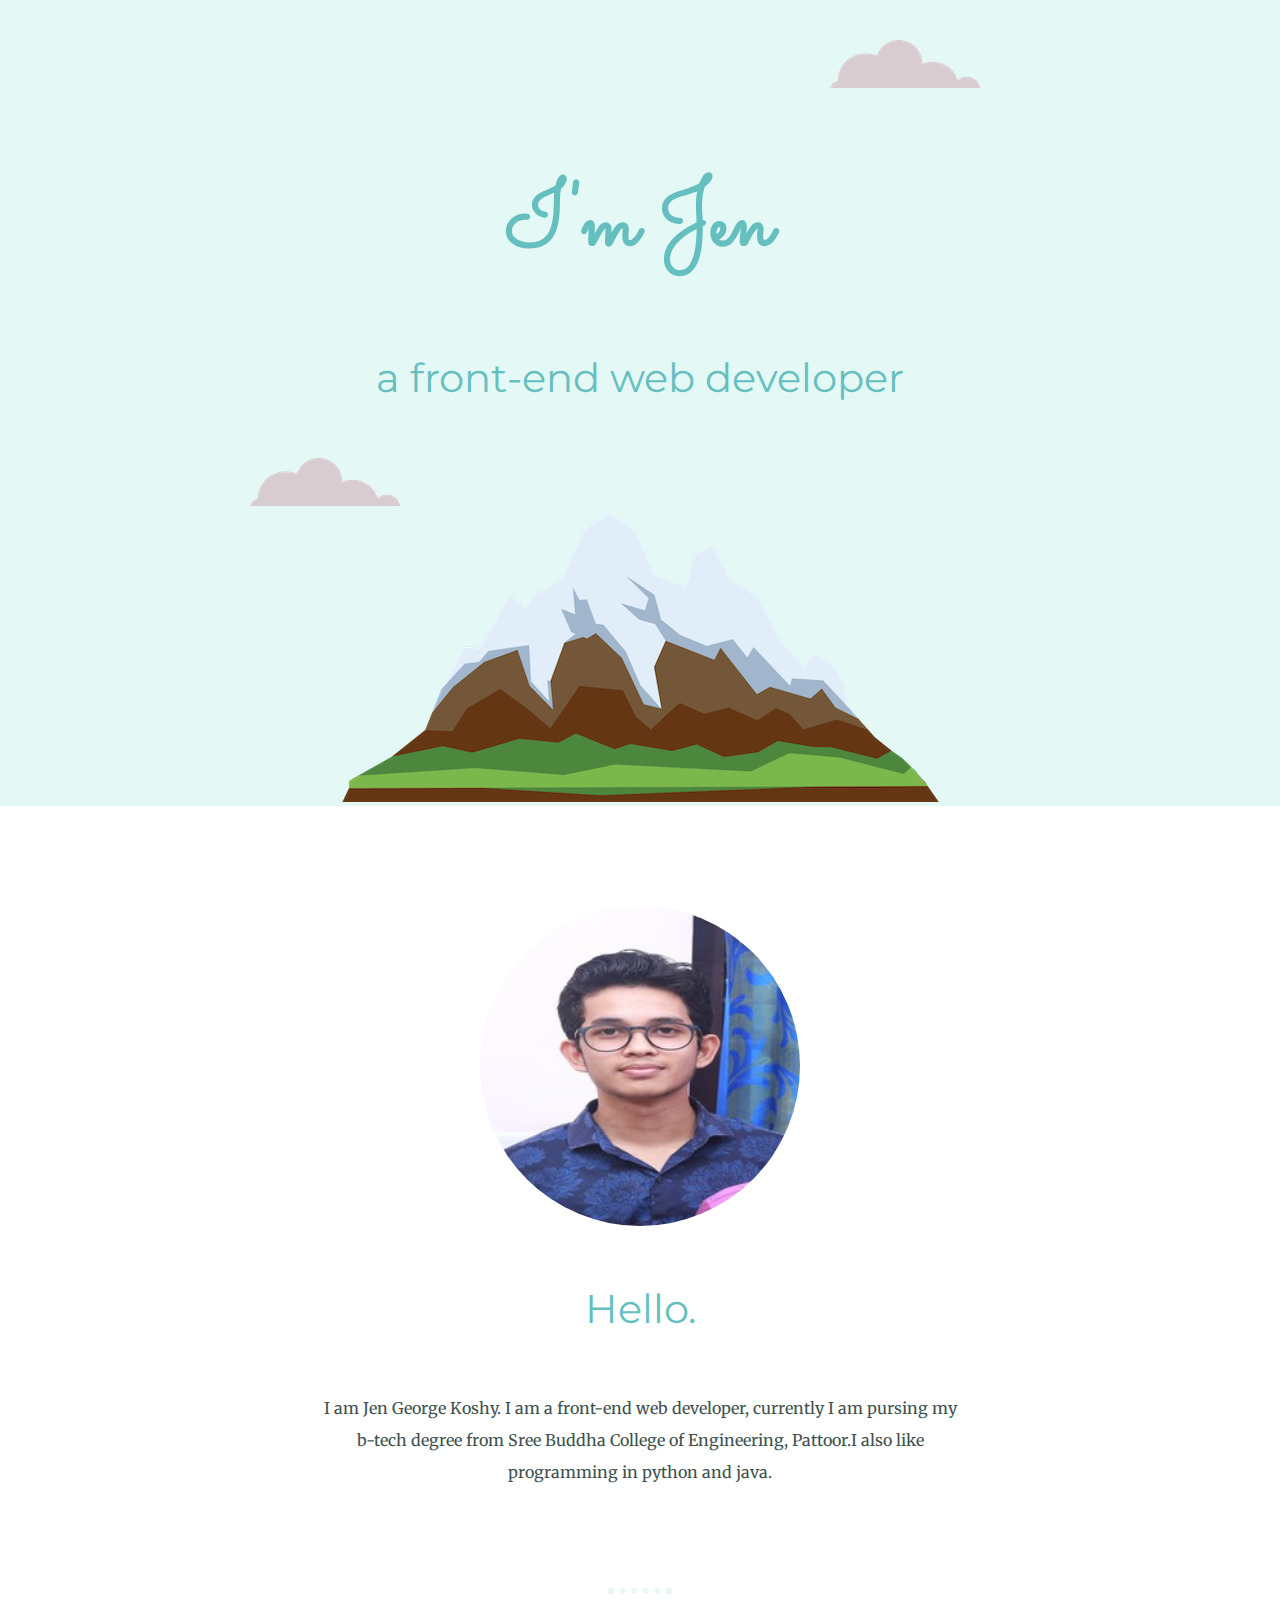
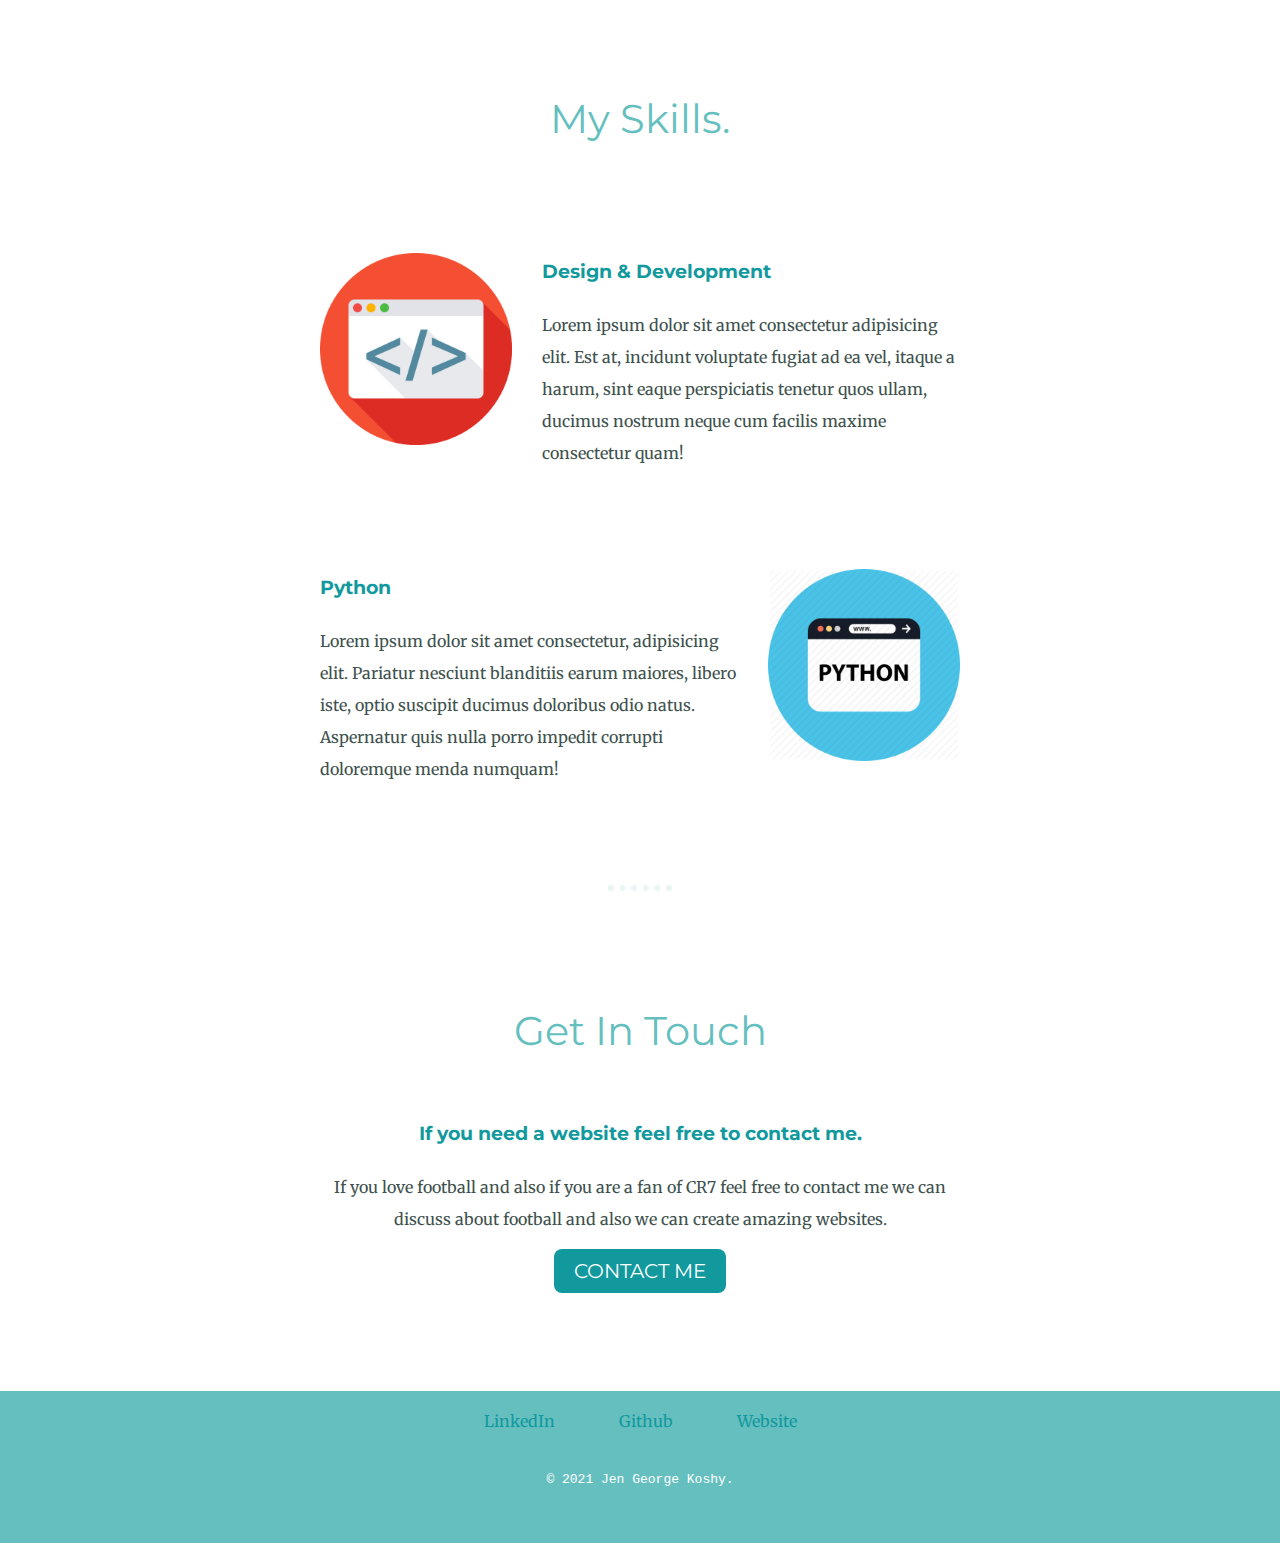
<file: index.html>
<!DOCTYPE html>
<html lang="en">
  <head>
    <meta charset="UTF-8">
    <meta name="viewport" content="width=device-width, initial-scale=1.0">
    <title>Jen George Koshy</title>
    <link rel="stylesheet" href="style.css">
    <link rel="shortcut icon" href="favicon.ico" type="image/x-icon">
    <link rel="preconnect" href="https://fonts.gstatic.com">
    <link href="https://fonts.googleapis.com/css2?family=Merriweather:ital,wght@0,400;0,700;1,300;1,400;1,700&family=Montserrat:ital,wght@0,300;0,400;0,500;1,200;1,300;1,400;1,500&family=Sacramento&display=swap" rel="stylesheet">

  </head>
<body>
    <div class="top-container">
        <img class="top-cloud" src="images/cloud.png" alt="cloud">
        <h1>I'm Jen</h1>
        <h2>a front-end web developer</h2>
        <img class="bottom-cloud" src="images/cloud.png" alt="cloud">
        <img src="images/mountain.png" alt="mountain" class="mountain">
    </div>
    <div class="middle-container">
        <div class="profile">
          <img class="profile-pic"src="images/JEN2.jpg" alt="Pic of jen">
          <h2>Hello.</h2>
          <p>I am Jen George Koshy. I am a front-end web developer, currently I am pursing my
             b-tech degree from Sree Buddha College of Engineering, Pattoor.I also like 
             programming in python and java.</p>
        </div>
        <hr>
        <div class="skills">
          <h2>My Skills.</h2>
          <div class="skill-row">
            <img class="computer" src="images/computer.png" alt="computer">
            <h3>Design & Development</h3>
            <p>Lorem ipsum dolor sit amet consectetur adipisicing elit. Est at,
              incidunt  voluptate fugiat ad ea vel, itaque a harum,
              sint eaque perspiciatis tenetur quos ullam, ducimus nostrum
              neque cum facilis maxime consectetur quam! </p>
          </div>
          <div class="skill-row">
            <img class="python" src="images/python.png" alt="python">
            <h3>Python</h3>
            <p>Lorem ipsum dolor sit amet consectetur, adipisicing elit. Pariatur
               nesciunt blanditiis earum maiores, libero iste, optio suscipit
               ducimus doloribus odio natus. Aspernatur
              quis nulla porro impedit corrupti doloremque menda numquam!</p>
          </div>
        </div>
        <hr>
        <div class="contact-me">
          <h2>Get In Touch</h2>
          <h3>If you need a website feel free to contact me.</h3>
          <p>If you love football and also if you are a fan of CR7 feel free
             to contact me we can discuss about football and also we can create
             amazing websites.</p>
          <a class="btn" href="mailto:jengeorgekoshy333@gmail.com">CONTACT ME</a>
        </div>
    </div>
    <div class="bottom-container">
        <a class="footer-link" href="https://www.linkedin.com/in/jen-george-koshy-25a0981a0/" target="_blank">LinkedIn</a>
        <a class="footer-link" href="https://github.com/jengeorgekoshy/" target="_blank">Github</a>
        <a class="footer-link" href="https://jengeorgekoshy.github.io/travel-diary" target="_blank">Website</a>
        <p><code>© 2021 Jen George Koshy.</code></p>
    </div>
</body>
</html>
</file>
<file: style.css>
::-webkit-scrollbar {
    display: none;
}
body{
    color: #40514E;
    margin: 0;
    text-align: center;
    font-family: 'Merriweather', serif;

}

h1{
    color:#66BfBf;
    font-family: 'Sacramento', cursive;
    font-size: 5.625rem;
    margin-top: 50px auto 0 auto;
}
h2{
    font-weight: normal;
    color:#66BfBf;
    font-family: 'Montserrat', sans-serif;
    font-size: 2.5rem;
    padding-bottom: 10px;
}
h3{
    color:#11999E;
    font-family: 'Montserrat', sans-serif;
}
.top-container{
    background-color: #E4F9F5;
    position: relative;
    padding-top: 100px;
}
.bottom-cloud{
    position: absolute;
    left:250px;
    bottom: 300px;
}
.top-cloud{
    position: absolute;
    top:40px;
    right: 300px;
}
.profile-pic{
    width: 50%;
    border-radius: 50%;
}
.skill-pic{
    border-radius: 50%;
}
.middle-container{

}


.skill-row{
    width: 50%;
    margin: 100px auto;
    text-align: left;
    line-height: 2;
}
.computer{
    width: 30%;
    float: left;
    margin-right: 30px;
}
.python{
    float:right;
    width: 30%;
    margin-left: 30px;
}
.profile,.contact-me{
    width: 50%;
    margin:100px auto;
    line-height: 2;
}
hr{
    border: dotted #EAF6F6 6px;
    width: 4%;
    border-bottom: none;
    margin: 100px auto;
}



.bottom-container{
    background-color: #66BFBF;
    padding: 20px;
}
.btn{
    background-color: #11999e;
    color: white;
    border-radius: 8px;
    text-decoration: none;
    padding: 10px 20px;
    font-size: 20px;
    font-family: 'Montserrat', sans-serif;
}
.btn:hover{
    background-color: #11cdd4;
}
.footer-link{
    text-decoration: none;
    color: #11999E;
    margin:30px;
}

.footer-link:hover{
    color: white;
}
.bottom-container p{
    color: white;
    padding: 20px;
}
@media(max-width: 600px){
    .mountain{
        display: none;
    }
    .top-container h2{
        padding-bottom: 100px;
    }
    .bottom-cloud, .top-cloud{
        display: none;
    }
    .profile-pic{
        width: 75%;
    }
    .footer-link{
        margin: 20px;
    }
}
@media(max-width:450px){
    .computer, .python{
        width:50%;
        padding-bottom: 20px;
        float: left;
        margin-left: 0px;
        margin-right: 50px;
    }
}
</file>
